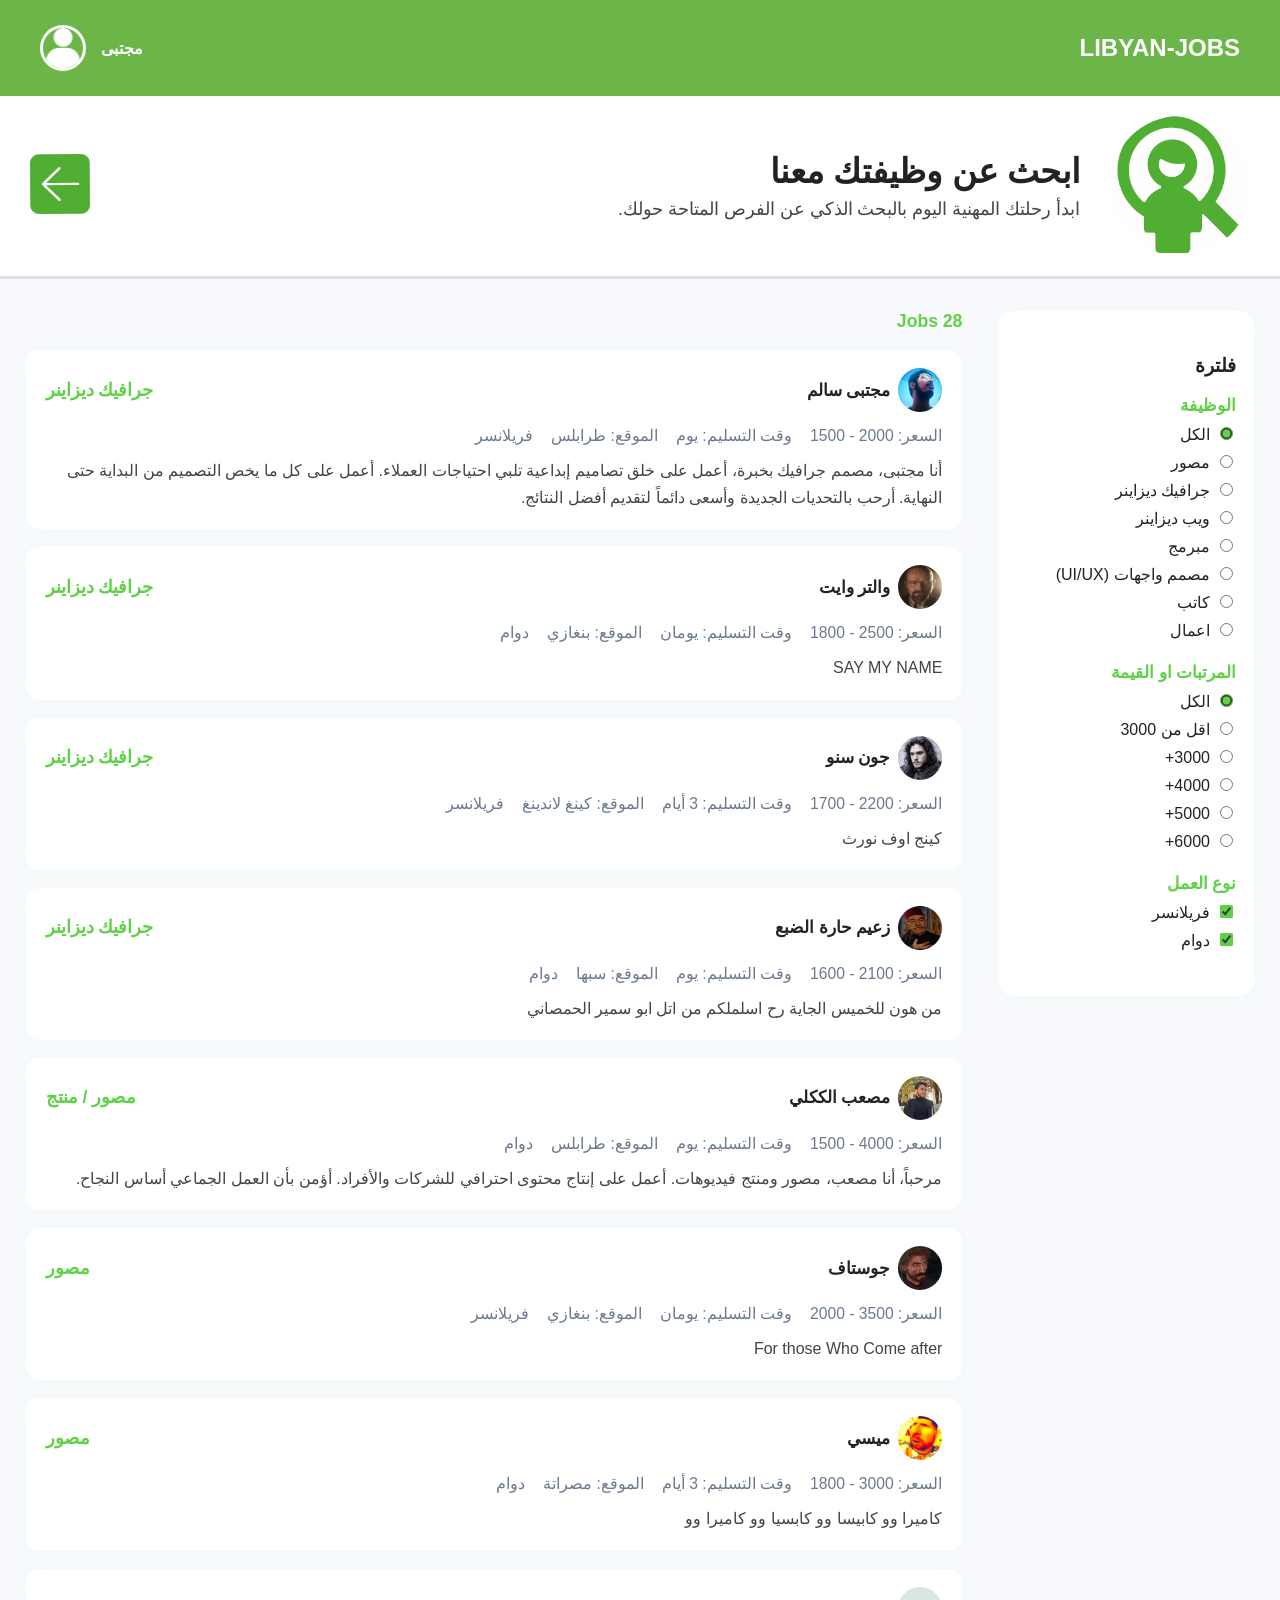
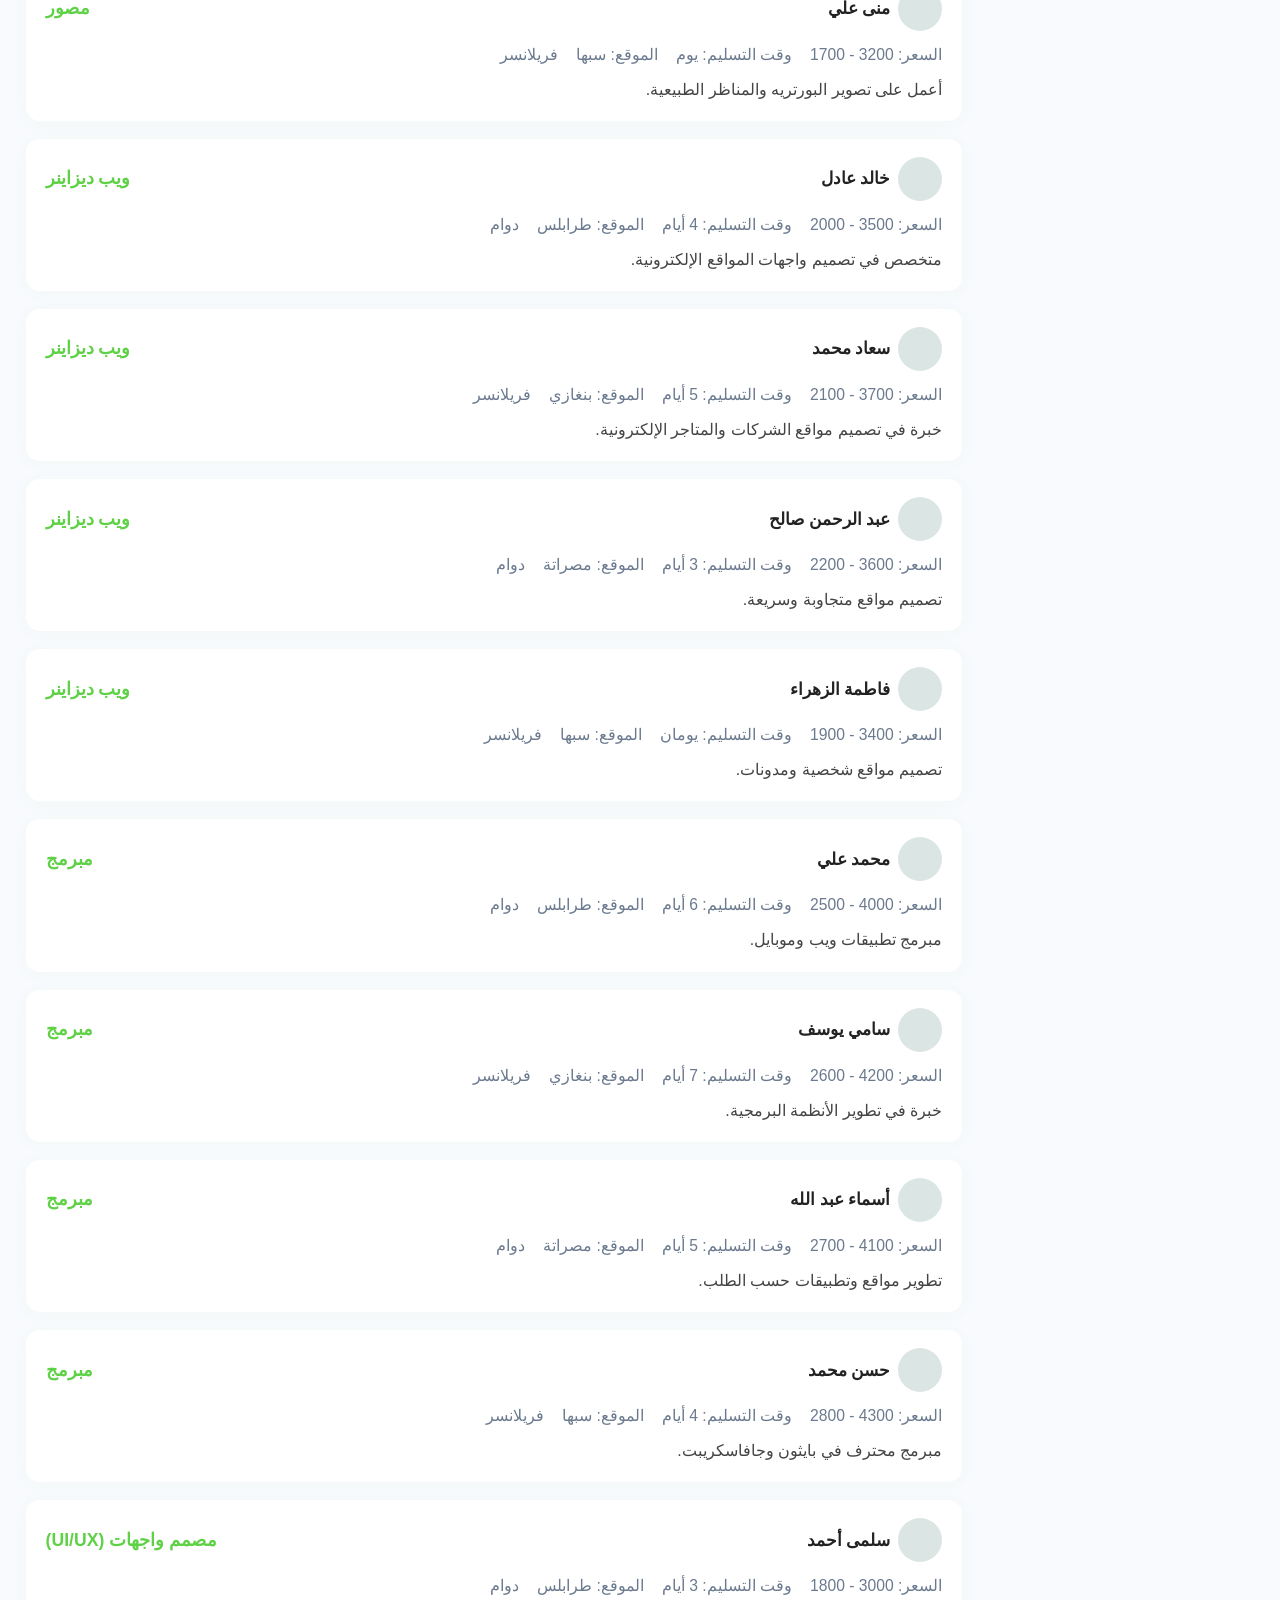
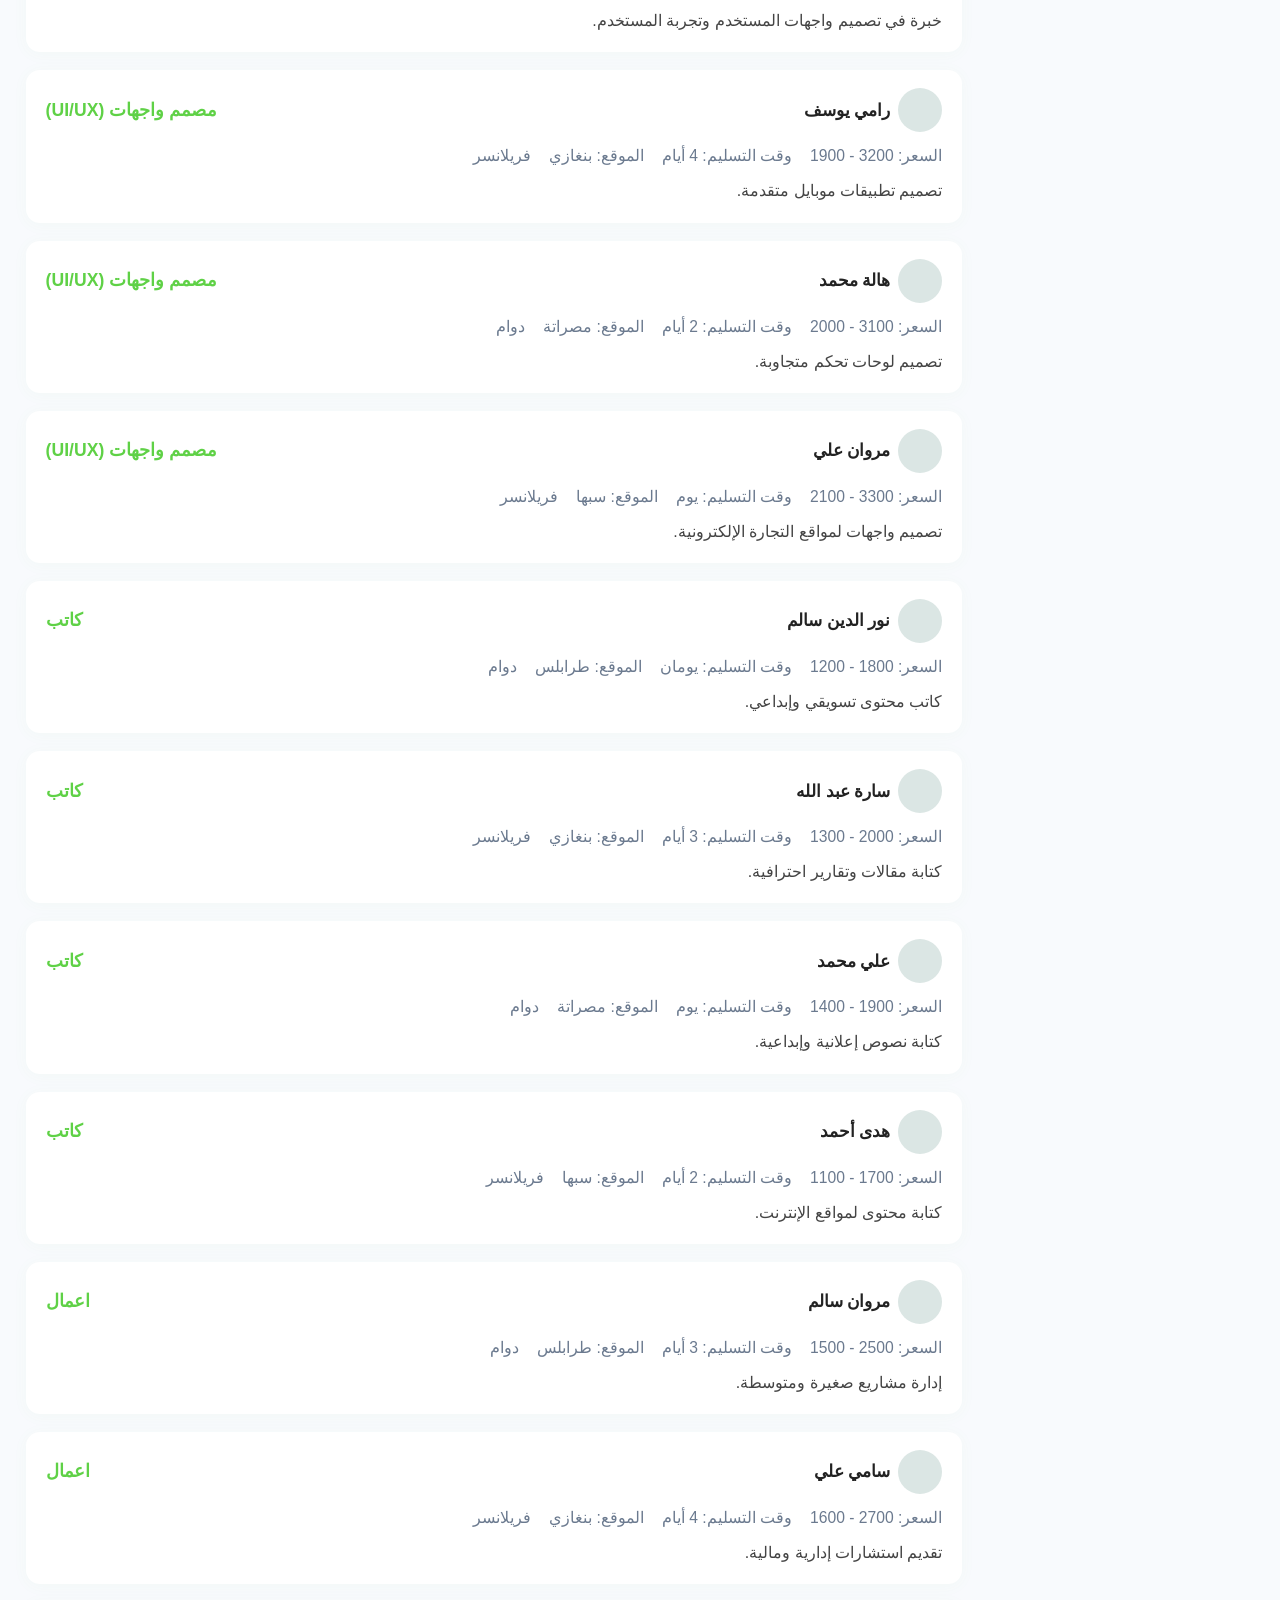
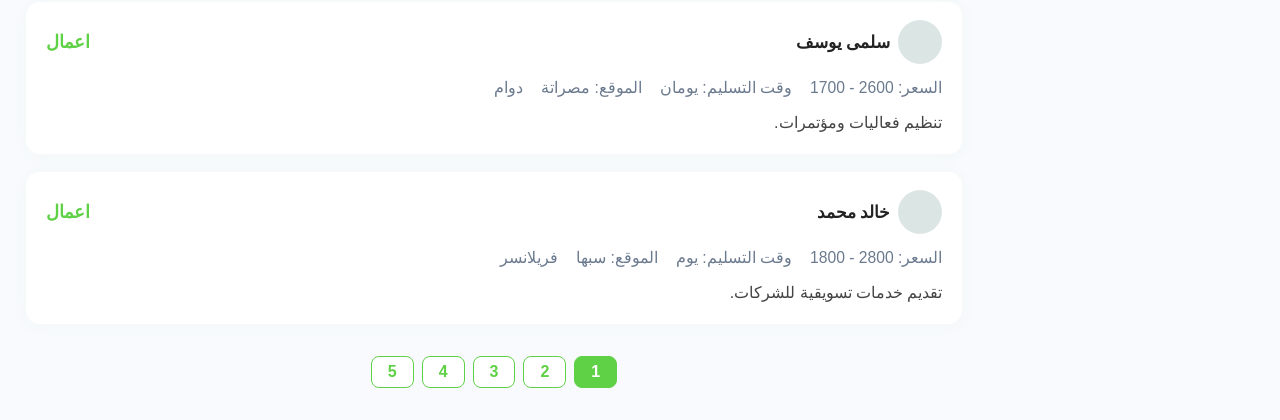
<file: HTML/Hiring_Page.html>
<!DOCTYPE html>
<html lang="ar" dir="rtl">

<head>
    <meta charset="UTF-8">
    <meta name="viewport" content="width=device-width, initial-scale=1.0">
    <title>Libyan Jobs</title>
    <link rel="icon" type="image/svg+xml" href="../Logos/Icon.svg">
    <link rel="stylesheet" href="../CSS/Hiring_Page.css">
    <!-- TODO: Add Somar Sans font link here when available -->
</head>

<body>


    <header class="main-header" id="header">
        <nav class="navbar">
            <div class="navbar-top-row">

                <h2 id="site-header">LIBYAN-JOBS</h2>




                <div class="user-info">
                    <p id="user-name">أحمد</p>
                    <img src="../Logos/User Logo.png" alt="User Logo" id="user-logo" />
                </div>

            </div>
        </nav>

    </header>

    <!-- Hero Section -->
    <section class="hero-section">

        <div class="hero-content">
            <img src="../Logos/Icon4.png" alt="Search Icon" id="Search-Icon" />
            <div class="text-content">
                <h1>ابحث عن وظيفتك معنا</h1>
                <p>ابدأ رحلتك المهنية اليوم بالبحث الذكي عن الفرص المتاحة حولك.</p>
            </div>
        </div>

        <div class="hero-icon">
            <a href="Main_Page.html">
                <img src="../Logos/Back_Arrow.png" alt="Go to next page" style="cursor: pointer;"
                    id="Back_Arrow" />
            </a>
        </div>

    </section>


    <main class="main-content">
        <!-- Filter Sidebar will be rendered by JS -->
        <aside class="filter-sidebar" id="filterSidebar"></aside>
        <!-- Jobs List -->
        <section class="jobs-section">
            <div class="jobs-header">
                <span class="jobs-count">3177 Jobs</span>
            </div>
            <div class="jobs-list">
                <!-- Job Card 1 -->
                <div class="job-card">
                    <div class="job-card-header">
                        <a href="MojtabaGallary_Page.html" class="job-user-link">
                            <div class="job-user">
                                <span class="user-img">
                                    <img src="../Logos/Mojtaba_Photo.png" alt="مجتبى سالم" />
                                </span>
                                <span class="user-name">مجتبى سالم</span>
                            </div>
                        </a>

                        <span class="job-title">جرافيك ديزاينر</span>
                    </div>
                    <div class="job-card-details">
                        <span class="job-salary">السعر: 2000 - 1500</span>
                        <span class="job-date">وقت التسليم: يوم</span>
                        <span class="job-location">الموقع: طرابلس</span>
                        <span class="job-type">دوام</span>
                    </div>
                    <div class="job-card-desc">
                        أنا مجتبى، مصمم جرافيك بخبرة، أعمل على خلق تصاميم إبداعية تلبي احتياجات العملاء. أعمل على كل ما
                        يخص التصميم من البداية حتى النهاية. أرحب بالتحديات الجديدة وأسعى دائماً لتقديم أفضل النتائج.
                    </div>
                </div>
                <!-- Job Card 2 -->
                <div class="job-card">
                    <div class="job-card-header">
                        <a href="MosabGallary_Page.html" class="job-user-link"></a>
                        <div class="job-user">
                            <span class="user-img"><img src="../Logos/Mosab_Photo.png" alt="مصعب الككلي" /></span>
                            <span class="user-name">مصعب الككلي</span>
                        </div>
                        </a>
                        <span class="job-title">مصور / منتج</span>
                    </div>
                    <div class="job-card-details">
                        <span class="job-salary">السعر: 4000 - 1500</span>
                        <span class="job-date">وقت التسليم: يوم</span>
                        <span class="job-location">الموقع: طرابلس</span>
                        <span class="job-type">فريلانسر</span>
                    </div>
                    <div class="job-card-desc">
                        مرحباً، أنا مصعب، مصور ومنتج فيديوهات. أعمل على إنتاج محتوى احترافي للشركات والأفراد. أؤمن بأن
                        العمل الجماعي أساس النجاح.
                    </div>
                </div>

            </div>

            <div class="pagination" id="pagination"></div>
        </section>
    </main>
    <script src="../JavaScript/Hiring_Page.js"></script>
</body>

</html>
</file>
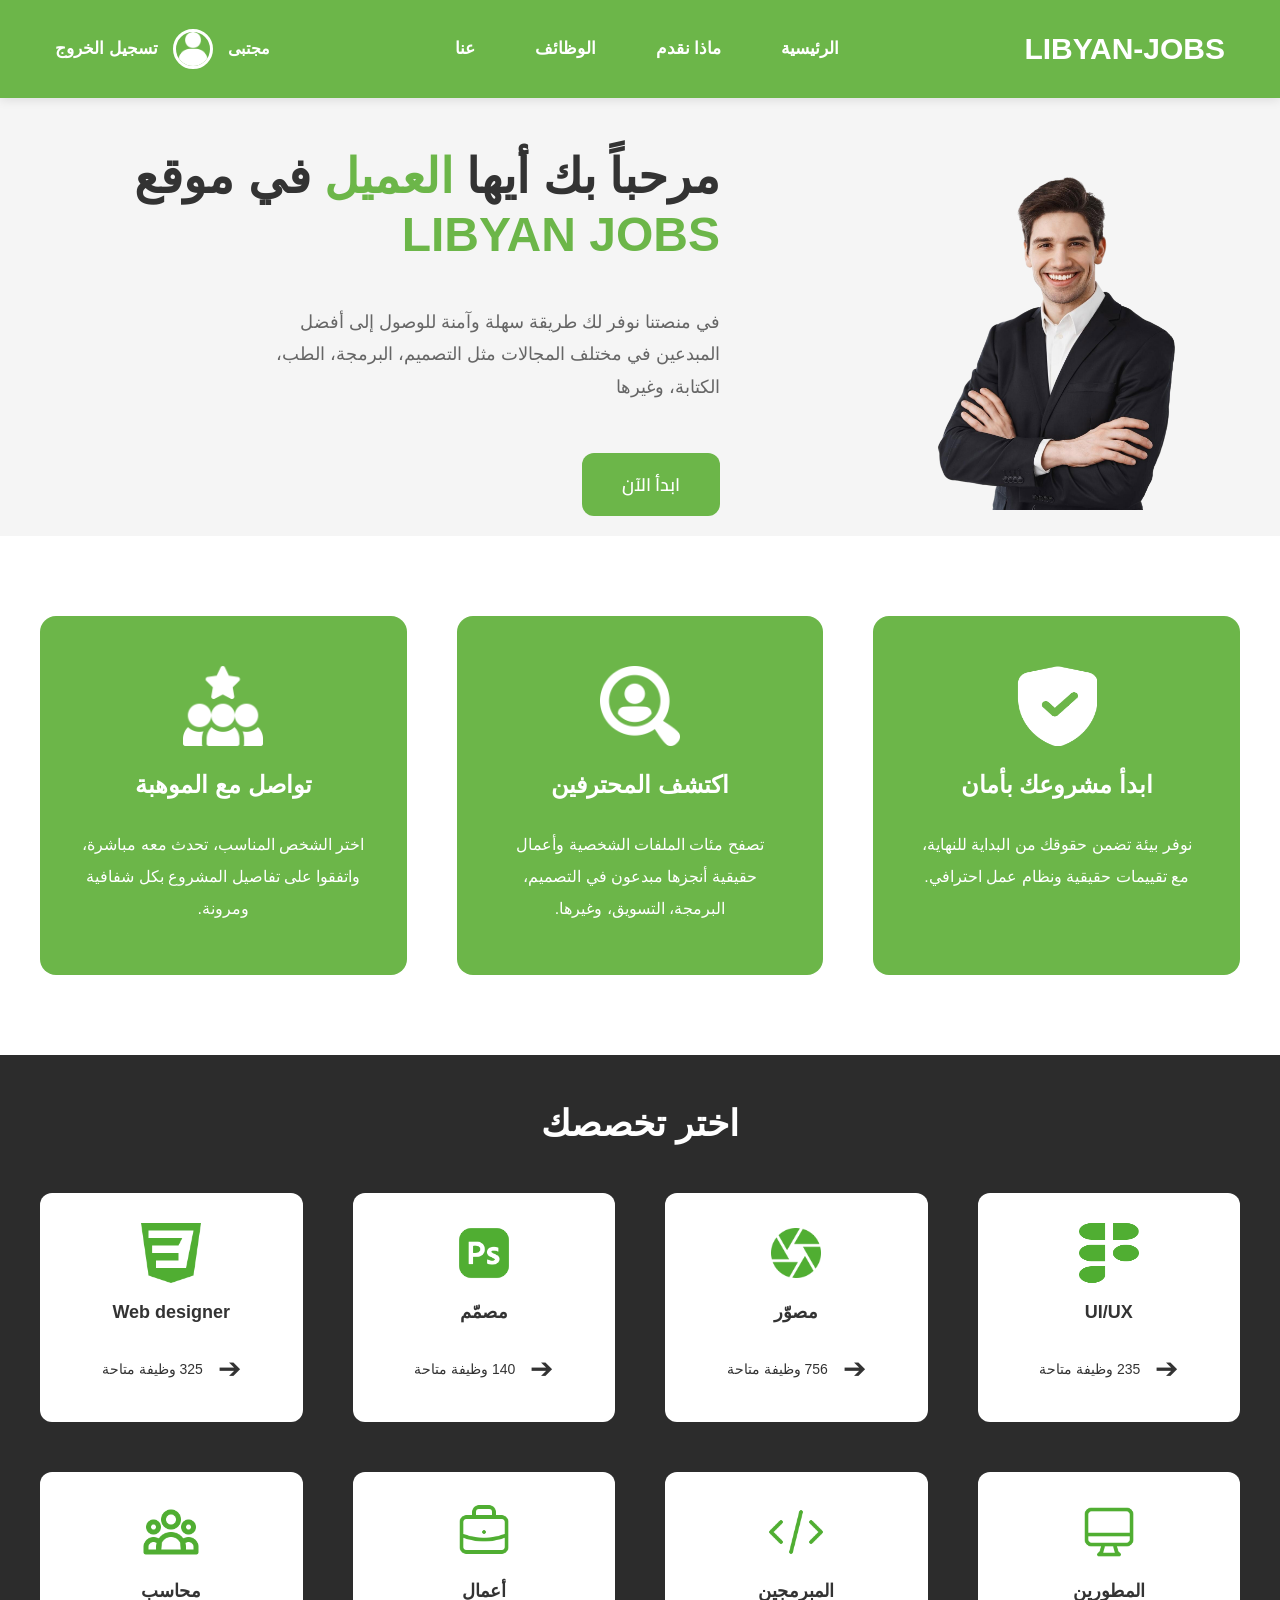
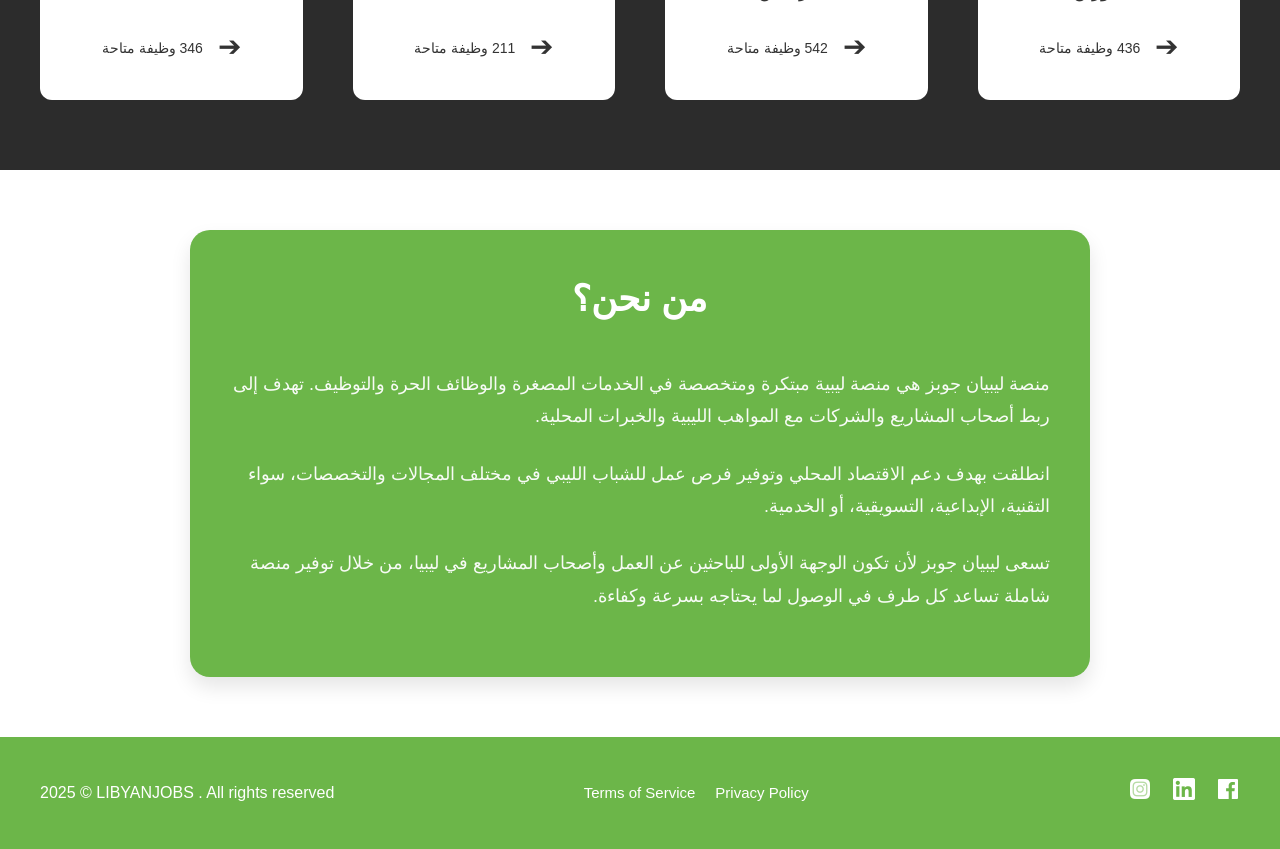
<file: HTML/Main_Page.html>
<!DOCTYPE html>
<html lang="ar" dir="rtl">

<head>
    <!-- Meta tags for character encoding and viewport -->
    <meta charset="UTF-8">
    <meta name="viewport" content="width=device-width, initial-scale=1.0">
    <title>Libyan Jobs</title>
    <link rel="icon" type="image/svg+xml" href="../Logos/Icon.svg">
    <link rel="stylesheet" href="../CSS/Main_Page.css">
    <link href="https://fonts.googleapis.com/css2?family=Cairo:wght@300;400;600;700&display=swap" rel="stylesheet">
</head>

<body>
    <header class="main-header" id="header">
        <nav class="navbar">
            <div class="navbar-top-row">

                <h2 id="site-header">LIBYAN-JOBS</h2>

                <!-- Nav menu under them -->
                <ul class="nav-menu">
                    <li><a href="#">الرئيسية</a></li>
                    <li><a href="#Services">ماذا نقدم</a></li>
                    <li><a href="#Specialties">الوظائف</a></li>
                    <li><a href="#About">عنا</a></li>
                </ul>


                <div class="user-info">
                    <p id="user-name">أحمد</p>
                    <img src="../Logos/User Logo.png" alt="User Logo" id="user-logo" />
                    <a href="../index.html" id="sign-out">تسجيل الخروج</a>
                </div>


            </div>
        </nav>

    </header>

    <main class="main-content" dir="rtl">
        <section class="welcome-section">
            <div class="welcome-container">
                <img src="../Logos/Person.png" alt="Person illustration" class="welcome-image">

                <div class="welcome-text-content">
                    <h1 class="welcome-title">
                        مرحباً بك أيها <span class="highlight">العميل</span> في موقع<br>
                        <span class="highlight"><span>LIBYAN JOBS</span></span>
                    </h1>

                    <p class="welcome-description">
                        في منصتنا نوفر لك طريقة سهلة وآمنة للوصول إلى أفضل<br>
                        المبدعين في مختلف المجالات مثل التصميم، البرمجة، الطب،<br>
                        الكتابة، وغيرها
                    </p>

                    <div class="cta-wrapper">
                        <a href="Hiring_Page.html" aria-label="ابدأ الآن">
                            <button class="cta-button">ابدأ الآن</button>
                        </a>
                    </div>
                </div>
            </div>
        </section>

        <!-- Services Highlights Section -->
        <section class="highlights-section" id="Services">
            <div class="container grid-3">

                <article class="highlight-card">
                    <img src="../Logos/Icon1.png" alt="ابدأ مشروعك" class="highlight-icon">
                    <h3 class="highlight-title">ابدأ مشروعك بأمان</h3>
                    <p class="highlight-description">
                        نوفر بيئة تضمن حقوقك من البداية للنهاية، مع تقييمات حقيقية ونظام عمل احترافي.
                    </p>
                </article>

                <article class="highlight-card">
                    <img src="../Logos/Icon2.png" alt="اكتشف المحترفين" class="highlight-icon">
                    <h3 class="highlight-title">اكتشف المحترفين</h3>
                    <p class="highlight-description">
                        تصفح مئات الملفات الشخصية وأعمال حقيقية أنجزها مبدعون في التصميم، البرمجة، التسويق، وغيرها.
                    </p>
                </article>

                <article class="highlight-card">
                    <img src="../Logos/Icon3.png" alt="تواصل مع الموهبة" class="highlight-icon">
                    <h3 class="highlight-title">تواصل مع الموهبة</h3>
                    <p class="highlight-description">
                        اختر الشخص المناسب، تحدث معه مباشرة، واتفقوا على تفاصيل المشروع بكل شفافية ومرونة.
                    </p>
                </article>
            </div>
        </section>


        <!-- Specialties Section -->
        <section class="specialties-section" id="Specialties">
            <div class="container">
                <h2 class="section-title">اختر تخصصك</h2>

                <div class="specialties-grid grid-4">
                    <article class="specialty-card">
                        <img src="../Logos/Ui_Ux_Icon.png" alt="UI/UX Logo" class="specialty-icon" />
                        <h4 class="specialty-title">UI/UX</h4>
                        <span class="job-count"><span class="arrow">➔</span>235 وظيفة متاحة</span>
                    </article>

                    <article class="specialty-card" id="photographer" data-specialty="photographer">
                        <img src="../Logos/Photographer_Icon.png" alt="مصوّر Logo" class="specialty-icon" />
                        <h4 class="specialty-title">مصوّر</h4>
                        <span class="job-count"><span class="arrow">➔</span>756 وظيفة متاحة</span>
                    </article>

                    <article class="specialty-card" id="designer" data-specialty="designer">
                        <img src="../Logos/Designer_Icon.png" alt="مصمّم Logo" class="specialty-icon" />
                        <h4 class="specialty-title">مصمّم</h4>
                        <span class="job-count"><span class="arrow">➔</span>140 وظيفة متاحة</span>
                    </article>

                    <article class="specialty-card">
                        <img src="../Logos/WebDesign_Icon.png" alt="Web Designer Logo" class="specialty-icon" />
                        <h4 class="specialty-title">Web designer</h4>
                        <span class="job-count"><span class="arrow">➔</span>325 وظيفة متاحة</span>
                    </article>

                    <article class="specialty-card">
                        <img src="../Logos/Dev_Icon.png" alt="المطورين Logo" class="specialty-icon" />
                        <h4 class="specialty-title">المطورين</h4>
                        <span class="job-count"><span class="arrow">➔</span>436 وظيفة متاحة</span>
                    </article>

                    <article class="specialty-card">
                        <img src="../Logos/Coder_Icon.png" alt="المبرمجين Logo" class="specialty-icon" />
                        <h4 class="specialty-title">المبرمجين</h4>
                        <span class="job-count"><span class="arrow">➔</span>542 وظيفة متاحة</span>
                    </article>

                    <article class="specialty-card">
                        <img src="../Logos/Buisness_Icon.png" alt="أعمال Logo" class="specialty-icon" />
                        <h4 class="specialty-title">أعمال</h4>
                        <span class="job-count"><span class="arrow">➔</span>211 وظيفة متاحة</span>
                    </article>

                    <article class="specialty-card">
                        <img src="../Logos/Accountant_Icon.png" alt="محاسب Logo" class="specialty-icon" />
                        <h4 class="specialty-title">محاسب</h4>
                        <span class="job-count"><span class="arrow">➔</span>346 وظيفة متاحة</span>
                    </article>
                </div>
            </div>
        </section>


        <section class="about-section" id="About">
            <div class="container about-content">
                <h2 class="about-title">من نحن؟</h2>
                <p>
                    منصة ليبيان جوبز هي منصة ليبية مبتكرة ومتخصصة في الخدمات المصغرة والوظائف الحرة والتوظيف. تهدف إلى
                    ربط أصحاب المشاريع والشركات مع المواهب الليبية والخبرات المحلية.
                </p>
                <p>
                    انطلقت بهدف دعم الاقتصاد المحلي وتوفير فرص عمل للشباب الليبي في مختلف المجالات والتخصصات، سواء
                    التقنية، الإبداعية، التسويقية، أو الخدمية.
                </p>
                <p>
                    تسعى ليبيان جوبز لأن تكون الوجهة الأولى للباحثين عن العمل وأصحاب المشاريع في ليبيا، من خلال توفير
                    منصة شاملة تساعد كل طرف في الوصول لما يحتاجه بسرعة وكفاءة.
                </p>
            </div>
        </section>

    </main>


    <footer class="site-footer">
        <div class="container footer-content">

            <ul class="social-icons">
                <li><a href="#" aria-label="Facebook"><img src="../Logos/facebook_Icon.png" alt="Facebook"></a>
                </li>
                <li><a href="#" aria-label="Linkedin"><img src="../Logos/Linkdin_Icon.png" alt="Linkedin"></a>
                </li>
                <li><a href="#" aria-label="Instagram"><img src="../Logos/Instagram_Icon.png" alt="Instagram"></a>
                </li>
            </ul>


            <ul class="footer-links">
                <li><a href="#">Privacy Policy</a></li>
                <li><a href="#">Terms of Service</a></li>
            </ul>

            <p dir="ltr">2025 &copy; LIBYANJOBS . All rights reserved</p>


        </div>
    </footer>



    <script src="../JavaScript/Main_Page.js"></script>





</body>
</file>
<file: CSS/Hiring_Page.css>
html,
body {
    overflow-x: hidden;
}

body {
    margin: 0;
    padding: 0;
    font-family: sans-serif;
    background: #f8fafd;
    direction: rtl;
}

.main-header {
    background-color: #6CB649;
    padding: 25px 25px;
    box-shadow: 0 2px 10px rgba(0, 0, 0, 0.1);

}

.navbar {
    max-width: 1200px;
    margin: 0 auto;
    padding: 0 15px;
}

/* Desktop layout: three columns with nav menu in center */
.navbar-top-row {
    display: flex;
    justify-content: space-between;
    align-items: center;
    width: 100%;
    flex-wrap: wrap;
}

/* Site logo/title */
#site-header {

    color: white;
    font-size: 38;
    font-weight: 800;
    margin: 0;
    flex: -1;
    text-align: left;
}

/* User info section */
.user-info {
    display: flex;
    align-items: center;
    gap: 15px;
    flex: -1;
    justify-content: flex-end;
}

#user-name {
    color: white;
    font-weight: 600;
    margin: 0;
}

#user-logo {
    width: 40px;
    height: 40px;
    border-radius: 50%;
    border: 3px solid rgb(253, 253, 253);
}

.hero-section {
    display: flex;
    align-items: center;
    justify-content: space-between;
    /* push content to edges */
    background: #fff;
    padding: 20px 30px;
    border-bottom: 3px solid #e0e0e0;
}

/* Group icon and text horizontally on left */
.hero-content {
    display: flex;
    align-items: center;
    gap: 30px;
    max-width: 100%;
}

/* Optional: to keep text aligned right */
.text-content {
    text-align: right;
}

/* Search icon styling */
#Search-Icon {
    width: 140px;
    height: 140px;
    background: #fefefe;
    border-radius: 50%;
    object-fit: contain;
    flex-shrink: 0;
}

/* Back arrow container on right side */
.hero-icon {

    border-radius: 50%;
    display: flex;
    align-items: center;
    justify-content: center;
    flex-shrink: 0;
}

/* Back arrow image styling */
#Back_Arrow {
    width: 60px;
    height: 60px;
}


.hero-content h1 {
    font-size: 2.1rem;
    font-weight: bold;
    margin: 0 0 8px 0;
    color: #222;
}

.hero-content p {
    font-size: 1.1rem;
    color: #444;
    margin: 0;
}

.main-content {
    display: grid;
    grid-template-columns: 260px 1fr;
    gap: 32px;
    padding: 32px 2vw;
    box-sizing: border-box;
    align-items: flex-start;
}

.filter-sidebar {
    width: 220px;
    background: #fff;
    border-radius: 16px;
    box-shadow: 0 2px 16px rgba(91, 209, 70, 0.04);
    padding: 24px 18px;
    min-width: 180px;
    margin-top: 0;
}

.filter-sidebar h3 {
    font-size: 1.2rem;
    color: #222;
    margin-bottom: 18px;
    font-weight: bold;
}

.filter-group {
    margin-bottom: 22px;
}

.filter-title {
    font-size: 1.05rem;
    color: #5fd146;
    font-weight: bold;
    margin-bottom: 8px;
    display: block;
}

.filter-list {
    list-style: none;
    padding: 0;
    margin: 0;
}

.filter-list li {
    margin-bottom: 8px;
    font-size: 1rem;
    color: #222;
}

.filter-list input[type="radio"],
.filter-list input[type="checkbox"] {
    accent-color: #5fd146;
    margin-left: 6px;
}

.jobs-section {
    flex: 1;
    min-width: 0;
    display: flex;
    flex-direction: column;
    align-items: stretch;
}

.jobs-header {
    margin-bottom: 18px;
    font-size: 1.1rem;
    color: #222;
    font-weight: bold;
    text-align: right;
}

.jobs-count {
    color: #5fd146;
    font-size: 1.1rem;
    font-weight: bold;
}

.jobs-list {
    display: flex;
    flex-direction: column;
    gap: 18px;
}

.job-card {
    background: #fff;
    border-radius: 14px;
    box-shadow: 0 2px 16px rgba(91, 209, 70, 0.04);
    padding: 18px 20px;
    display: flex;
    flex-direction: column;
    gap: 8px;

    /* Add transition for smooth hover effects */
    transition:
        background-color 0.3s ease,
        color 0.3s ease,
        box-shadow 0.3s ease,
        transform 0.3s ease;
}

.job-card:hover {
    background: #5fd146;
    color: #fff;
    box-shadow: 0 4px 24px rgba(91, 209, 70, 0.12);
    transform: translateY(-4px) scale(1.01);
}

.job-card:hover .job-title,
.job-card:hover .user-name,
.job-card:hover .job-card-details span,
.job-card:hover .job-card-desc {
    color: #fff;
}

.job-card-header {
    display: flex;
    align-items: center;
    justify-content: space-between;
    margin-bottom: 6px;
}

.job-user {
    display: flex;
    align-items: center;
    gap: 8px;
}

.user-img {
    width: 44px;
    height: 44px;
    border-radius: 50%;
    background: #dbe6e4;
    display: inline-block;
    /* Place user image here */
}

.user-img img {
    width: 100%;
    height: 100%;

    object-fit: contain;
    border-radius: 50%;
    display: block;
}

.user-name {
    font-weight: bold;
    color: #222;
    font-size: 1.05rem;
}

.job-title {
    color: #5fd146;
    font-weight: bold;
    font-size: 1.1rem;
}

.job-card-details {
    display: flex;
    flex-wrap: wrap;
    gap: 18px;
    font-size: 0.98rem;
    color: #6b7a8f;
    margin-bottom: 4px;
}

.job-card-desc {
    color: #444;
    font-size: 1rem;
    line-height: 1.7;
}

.pagination {
    display: flex;
    justify-content: center;
    align-items: center;
    gap: 8px;
    margin: 32px 0 0 0;
}

.page-btn {
    background: #fff;
    color: #5fd146;
    border: 1.5px solid #5fd146;
    border-radius: 8px;
    padding: 6px 16px;
    font-size: 1rem;
    font-family: 'Somar Sans', Arial, sans-serif;
    font-weight: bold;
    cursor: pointer;
    transition: background 0.2s, color 0.2s;
}

.page-btn.active,
.page-btn:hover {
    background: #5fd146;
    color: #fff;
}

.page-btn:hover {
    background: #3bb54a;
    color: #fff;
    border-color: #3bb54a;
}

@media (max-width: 1100px) {
    .main-content {
        grid-template-columns: 1fr;
        gap: 24px;
    }

    .filter-sidebar {
        width: 100%;
        min-width: 0;
        margin-bottom: 24px;
    }
}

@media (max-width: 700px) {
    .main-header {
        width: 100%;
        min-width: 0;
        left: 0;
        right: 0;
        padding: 18px 0;
    }

    .navbar {
        width: 100%;
        max-width: 100%;
        margin: 0;
        padding: 0 8px;
        box-sizing: border-box;
    }

    .navbar-top-row {
        display: grid;
        grid-template-columns: 1fr 1fr;
        align-items: center;
        gap: 0;
    }

    #site-header {
        font-size: 1.3rem;
        text-align: right;
    }

    .user-info {
        justify-content: flex-end;
    }

    .main-content {
        grid-template-columns: 1fr;
        gap: 16px;
        padding: 16px 4vw;
    }

    .filter-sidebar {
        width: 100%;
        min-width: 0;
        margin-bottom: 16px;
        padding: 16px 8px;
    }

    .jobs-section {
        padding: 0;
    }

    .hero-section {
        flex-direction: row;
        gap: 10px;
        padding: 30px 40px;
        align-items: flex-start;
    }

    .hero-content {
        width: 100%;
        display: flex;
        align-items: center;
        gap: 10px;
    }

    #Search-Icon {
        display: none;
    }

    .hero-icon {
        margin-right: 0;
        margin-bottom: 12px;
        align-self: flex-end;
        width: 40px;
        height: 40px;
    }
}
</file>
<file: CSS/Main_Page.css>
* {
    margin: 0;
    padding: 0;
    box-sizing: border-box;
}

html {
    scroll-behavior: smooth;
}

body {
    font-family:  sans-serif;
    line-height: 1.6;
    color: #333;
    direction: rtl;
    text-align: right;
    background-color: #f5f5f5;
}

/* Container for consistent max-width and centering */
.container {
    max-width: 1200px;
    margin: 0 auto;
}

#Services,
#Specialties,
#About {
    scroll-margin-top: 98px;
}

/* ===================================
   HEADER & NAVIGATION
   ================================= */

.main-header {
    background-color: #6CB649;
    padding: 25px 10px;
    box-shadow: 0 2px 10px rgba(0, 0, 0, 0.1);
    position: sticky;
    top: 0;
    z-index: 1000;
}

.navbar {
    max-width: 1200px;
    margin: 0 auto;
    padding: 0 15px;
}

/* Desktop layout: three columns with nav menu in center */
.navbar-top-row {
    display: flex;
    justify-content: space-between;
    align-items: center;
    width: 100%;
    flex-wrap: wrap;
}

/* Navigation menu - centered for desktop */
.nav-menu {
    display: flex;
    list-style: none;
    gap: 60px;
    margin: 0;
    flex: 0 0 auto;
    justify-content: center;
}


/* Site logo/title */
#site-header {
    color: white;
    font-size: 30px;
    font-weight: 900;
    margin: 0;
    flex: -1;
    text-align: left;
    position: relative;
    overflow: hidden;
}

/* User info section */
.user-info {
    display: flex;
    align-items: center;
    gap: 15px;
    flex: -1;
    justify-content: flex-end;
}

#sign-out {
    font-size: 17px;
    color: white;
    text-decoration: none;
    cursor: pointer;
    font-weight: 600;
    position: relative;
    display: inline-block;
    transition: color 0.2s ease-in-out;
}

#sign-out::after {
    content: '';
    position: absolute;
    bottom: -4px;
    right: 0;
    width: 0;
    height: 3px;
    background-color: white;
    transition: width 0.4s ease;
    pointer-events: none; /* Prevent accidental clicks on pseudo-element */
}

#sign-out:hover::after {
    width: 100%;
    left: 0;
    right: auto;
}

/* Prevent focus/click from affecting style */
#sign-out:focus::after,
#sign-out:active::after {
    width: 0;
}


/* Navigation menu */

.nav-menu li a {
    position: relative;
    /* needed for the ::after positioning */
    color: white;
    text-decoration: none;
    font-weight: 600;
    font-size: 17px;
}

/* Add underline effect using ::after */
.nav-menu li a::after {
    content: '';
    position: absolute;
    right: 0;
    /* because you're using RTL */
    bottom: -4px;
    /* slightly below the text */
    width: 0;
    height: 3px;
    background-color: white;
    transition: width 0.4s ease;
}

/* On hover, expand the underline */
.nav-menu li a:hover::after {
    width: 100%;
}


#user-name {
    color: white;
    font-weight: 600;
    margin: 0;
}

#user-logo {
    width: 40px;
    height: 40px;
    border-radius: 50%;
    border: 3px solid white;
}

/* ===================================
   MAIN CONTENT
   ================================= */

/* ===================================
   WELCOME/HERO SECTION
   ================================= */



.welcome-section {
    padding: 50px 0px 20px 0px;
    position: relative;
    overflow: hidden;
}

.welcome-container {
    max-width: 1200px;
    margin: 0 auto;
    padding: 0 20px;
    display: grid;
    grid-template-columns: 0.8fr 1.1fr; /* Image on the left, text on the right */
    align-items: center; /* Vertically align items in the center */
    gap: 20px; /* Add some space between the image and text */
}

/* Text content container */
.welcome-text-content {
    display: flex;
    flex-direction: column;
    justify-content: center;
    direction: rtl;
    align-items: flex-start;
}

/* Welcome title - simple typography */
.welcome-title {
    font-size: 48px;
    font-weight: 700;
    line-height: 1.2;
    margin-bottom: 30px;
    color: #333;
    word-wrap: break-word; /* Allow text to break naturally */
}

.welcome-title .highlight {
    color: #6CB649;
}

.welcome-title .highlight span {
    position: relative;
    display: inline-block;
    overflow: hidden;
    z-index: 1;
    animation: green-color-cycle 4s linear infinite;
    transition: color 0.3s;
}

@keyframes green-color-cycle {
    0% {
        color: #6CB649;
    }
    20% {
        color: #43B02A;
    }
    40% {
        color: #39b54a;
    }
    60% {
        color: #2e9440;
    }
    80% {
        color: #8fd19e;
    }
    100% {
        color: #6CB649;
    }
}
.welcome-title .highlight span::after {
    content: '';
    position: absolute;
    top: 0;
    right: -60%;
    width: 40%;
    height: 100%;
    background: linear-gradient(120deg, rgba(255,255,255,0) 0%, rgba(255,255,255,0.85) 50%, rgba(255,255,255,0) 100%);
    filter: blur(2px);
    pointer-events: none;
    animation: light-sweep-pro 3.2s cubic-bezier(.4,0,.2,1) infinite;
    z-index: 2;
}

@keyframes light-sweep-pro {
    0% {
        right: -60%;
        opacity: 0.2;
    }
    10% {
        opacity: 0.7;
    }
    45% {
        opacity: 1;
    }
    60% {
        right: 110%;
        opacity: 0.7;
    }
    100% {
        right: 110%;
        opacity: 0.2;
    }
}

/* Welcome description - simple typography */
.welcome-description {
    font-size: 18px;
    line-height: 1.8;
    color: #666;
    margin-bottom: 40px;
    word-wrap: break-word; /* Allow text to break naturally */
}

/* Call-to-action button */
.cta-wrapper {
    margin-top: 10px;
    align-self: flex-start;
    margin-right: 0;
}

.cta-button {
    background-color: #6CB649;
    color: white;
    border: none;
    padding: 15px 40px;
    font-size: 18px;
    font-weight: 600;
    border-radius: 12px;
    cursor: pointer;
    transition: all 0.2s ease;
    font-family: 'Cairo';

}

.cta-button:hover {
    background-color: #5ba03a;
    transform: translateY(-5px);
    box-shadow: 0 5px 15px rgba(108, 182, 73, 0.7);
}

/* Welcome image - simple responsive scaling */
.welcome-image {
    width: 100%;
    max-width: 100%;
}


/* ===================================
   HIGHLIGHTS SECTION
   ================================= */

.highlights-section {
    padding: 80px 40px;
    background-color: white;
}

/* Grid layouts */
.grid-3 {
    display: grid;
    grid-template-columns: repeat(3, 1fr);
    gap: 50px;
}

.grid-4 {
    display: grid;
    grid-template-columns: repeat(4, 1fr);
    gap: 50px;
}

/* Highlight cards */
.highlight-card {
    background-color: #6CB649;
    padding: 50px 40px;
    border-radius: 16px;
    text-align: center;
    color: white;
    transition: transform 0.3s ease, box-shadow 0.3s ease;
}

.highlight-card:hover {
    transform: translateY(-25px);
    box-shadow: 0 5px 10px 7px rgba(99, 238, 34, 0.3);
}

.highlight-icon {
    width: 80px;
    height: 80px;
    margin: 0 auto 20px;
    display: block;

}

.highlight-title {
    font-size: 24px;
    font-weight: 700;
    margin-bottom: 25px;
}

.highlight-description {
    font-size: 16px;
    line-height: 2.0;

}

/* ===================================
   SPECIALTIES SECTION
   ================================= */

.specialties-section {
    padding: 40px 40px 70px 40px;
    background-color: #2C2C2C;
    color: white;
}

.section-title {
    text-align: center;
    font-size: 36px;
    font-weight: 800;
    color: white;
}

.specialties-grid {
    margin-top: 40px;
}

/* Specialty cards */
.specialty-card {
    background-color: white;
    padding: 30px 20px;
    border-radius: 12px;
    text-align: center;
    transition: all 0.3s ease;
    cursor: pointer;
    color: #333;
}

.specialty-card:hover {
    transform: translateY(-5px);
    box-shadow: 0 10px 30px rgba(0, 0, 0, 0.2);
    background-color: #6CB649;
    color: white;


}

.specialty-card:hover img {
    filter: brightness(6);
}


.specialty-icon {
    width: 60px;
    height: 60px;
    margin: 0 auto 15px;
    display: block;
}

.specialty-title {
    font-size: 18px;
    font-weight: 700;
    margin-bottom: 20px;
}

.job-count {
    font-size: 14px;
    display: flex;
    align-items: center;
    justify-content: center;
    gap: 15px;
}

.arrow {
    font-size: 28px;
}

/* ===================================
   ABOUT SECTION
   ================================= */

.about-section {
    padding: 60px 20px;
    background-color: #ffffff; /* White background for the full section */
    color: white;
    position: relative;
}

.about-content {
    background-color: #6CB649; /* Green background only for content box */
    padding: 40px;
    border-radius: 20px;
    box-shadow: 0 10px 20px rgba(0, 0, 0, 0.1);
    color: white;
    max-width: 900px;
    margin: 0 auto;
    position: relative;
    z-index: 1;
}

.about-title {
    font-size: 36px;
    font-weight: 700;
    margin-bottom: 40px;
    text-align: center;
}

.about-content p {
    font-size: 18px;
    line-height: 1.8;
    margin-bottom: 25px;
    opacity: 0.95;
}


/* ===================================
   FOOTER
   ================================= */

.site-footer {
    background-color: #6CB649;
    padding: 40px 30px;
    color: white;
}

.footer-content {
    display: flex;
    justify-content: space-between;
    align-items: center;
    flex-wrap: wrap;
}

.footer-links {
    display: flex;
    list-style: none;
    margin-right: 50px;
}

.footer-links a {
    color: white;
    text-decoration: none;
    font-size: 15px;
    margin-right: 20px;
}

.footer-links a:hover {
    opacity: 0.5;
}

.social-icons {
    display: flex;
    list-style: none;
    gap: 20px;
}

.social-icons img {
    width: 24px;
    height: 24px;
    transition: transform 0.2s ease;
}

.social-icons a:hover img {
    transform: scale(1.5);
}

/* ===================================
   RESPONSIVE DESIGN
   ================================= */

/* Tablet styles (768px and below) */
@media (max-width: 768px) {

    /* Header adjustments - Move nav menu below on smaller screens */
    .navbar {
        padding: 0px 10px;
    }

    /* Restructure for mobile: top row with site header and user info, nav menu below */
    @media (max-width: 768px) {
        .navbar-top-row {
            flex-direction: column;
            gap: 25px;
        }



        #site-header,
        .user-info {
            flex: none;
        }

        .nav-menu {
            flex-wrap: wrap;
            justify-content: center;
            margin-top: 15px;
        }
    }

    .user-info {
        flex: none;
        justify-content: flex-end;
        order: 0;
    }


    .welcome-container {
    grid-template-columns: 1fr; /* Stack image and text vertically */
    text-align: center;
    padding: 0 20px;
  }

  .welcome-text-content {
    align-items: center;
  }

  .welcome-title,
  .welcome-description {
    text-align: center;
  }

  .cta-wrapper {
    align-self: center;
  }


    /* Navigation menu moves below and centers */
    .nav-menu {
        gap: 60px;
        flex-wrap: wrap;
        justify-content: center;
        order: 1;
        margin-top: 5px;
    }

    /* Welcome section adjustments */
    .welcome-container {
        grid-template-columns: 1fr;
        gap: 40px;
        text-align: center;
        padding: 0 20px;
        
    }

    .welcome-title {
        font-size: 36px;
    }

    .welcome-description {
        font-size: 16px;
    }

    .welcome-image {
        display: none;
    }

    /* Grid adjustments */
    .grid-3 {
        grid-template-columns: 1fr;
        gap: 50px;
    }

    .grid-4 {
        grid-template-columns: repeat(2, 1fr);
        gap: 50px;
    }

    /* Section title adjustments */
    .section-title {
        font-size: 28px;
    }

    .about-title {
        font-size: 28px;
    }

    /* Footer adjustments */
    .footer-content {
        flex-direction: column;
        text-align: center;
        gap: 15px;
    }

    .footer-links {
        gap: 1px;
        margin-left: 70px;
    }
}

/* ===================================
   PRINT STYLES
   ================================= */

@media print {

    .main-header,
    .site-footer,
    .cta-button {
        display: none;
    }

    body {
        background: white;
        color: black;
    }

    .welcome-section,
    .highlights-section,
    .specialties-section,
    .about-section {
        background: white !important;
        color: black !important;
    }
}
</file>
